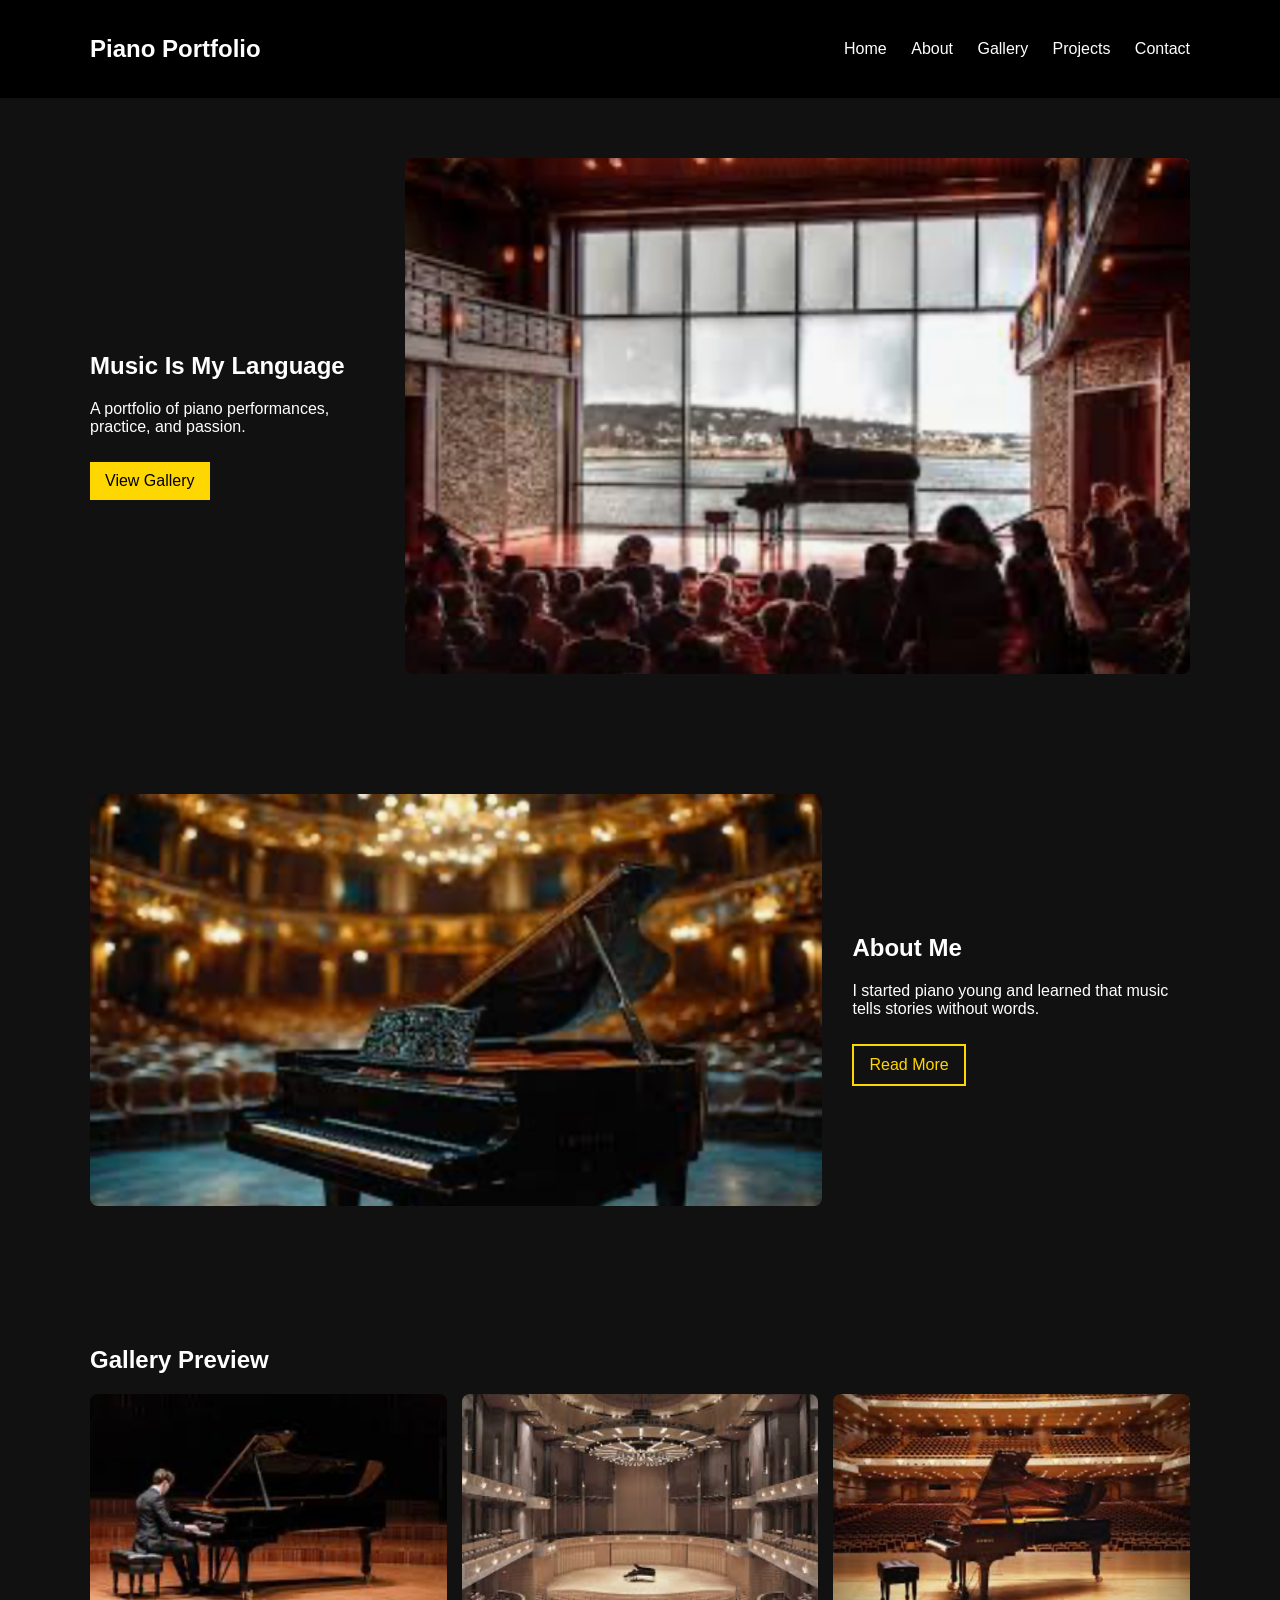
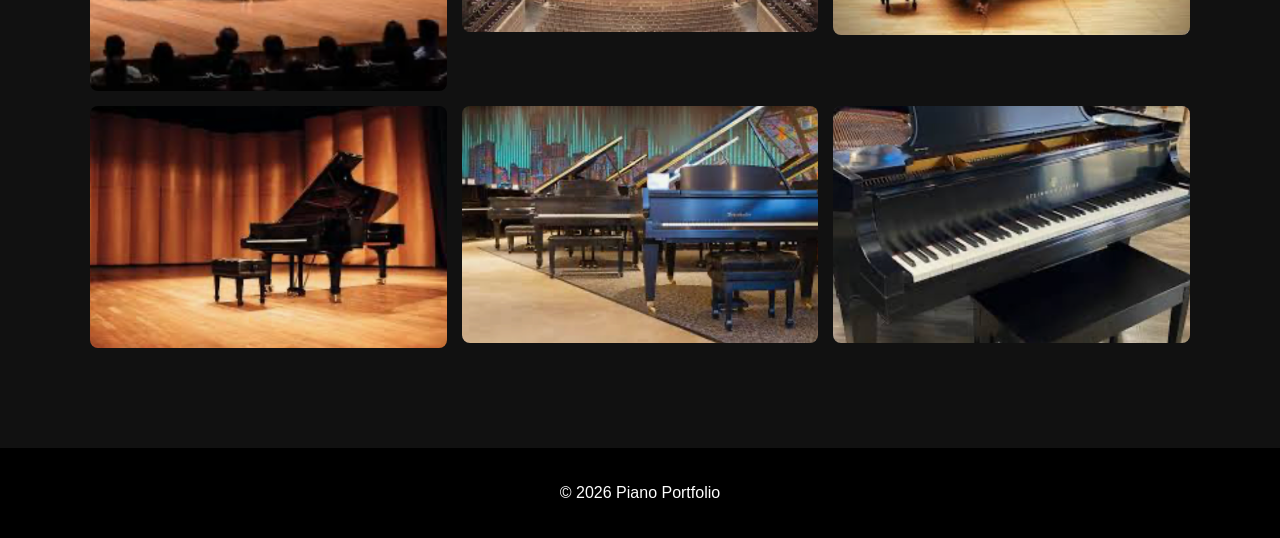
<file: index.html>
<!DOCTYPE html>
<html lang="en">
<head>
  <meta charset="UTF-8">
  <title>Piano Portfolio | Home</title>
  <meta name="viewport" content="width=device-width, initial-scale=1.0">
  <link rel="stylesheet" href="style.css">
</head>
<body>

<header>
  <div class="container nav">
    <h2 class="logo">Piano Portfolio</h2>
    <nav>
      <a href="index.html">Home</a>
      <a href="about.html">About</a>
      <a href="gallery.html">Gallery</a>
      <a href="projects.html">Projects</a>
      <a href="contact.html">Contact</a>
    </nav>
  </div>
</header>

<section class="hero">
  <div class="container hero-content">
    <div>
      <h1>Music Is My Language</h1>
      <p>A portfolio of piano performances, practice, and passion.</p>
      <a class="btn" href="gallery.html">View Gallery</a>
    </div>
    <img src="images/img13.png" alt="Hero Piano">
  </div>
</section>

<section class="section">
  <div class="container two-col">
    <img src="images/img12.png" alt="About Preview">
    <div>
      <h2>About Me</h2>
      <p>I started piano young and learned that music tells stories without words.</p>
      <a class="btn-outline" href="about.html">Read More</a>
    </div>
  </div>
</section>

<section class="section">
  <div class="container">
    <h2>Gallery Preview</h2>
    <div class="grid-3">
      <img src="images/img1.png" alt="">
      <img src="images/img2.png" alt="">
      <img src="images/img3.png" alt="">
      <img src="images/img4.png" alt="">
      <img src="images/img5.png" alt="">
      <img src="images/img6.png" alt="">
    </div>
  </div>
</section>

<footer>
  <p>© 2026 Piano Portfolio</p>
</footer>

</body>
</html>
</file>
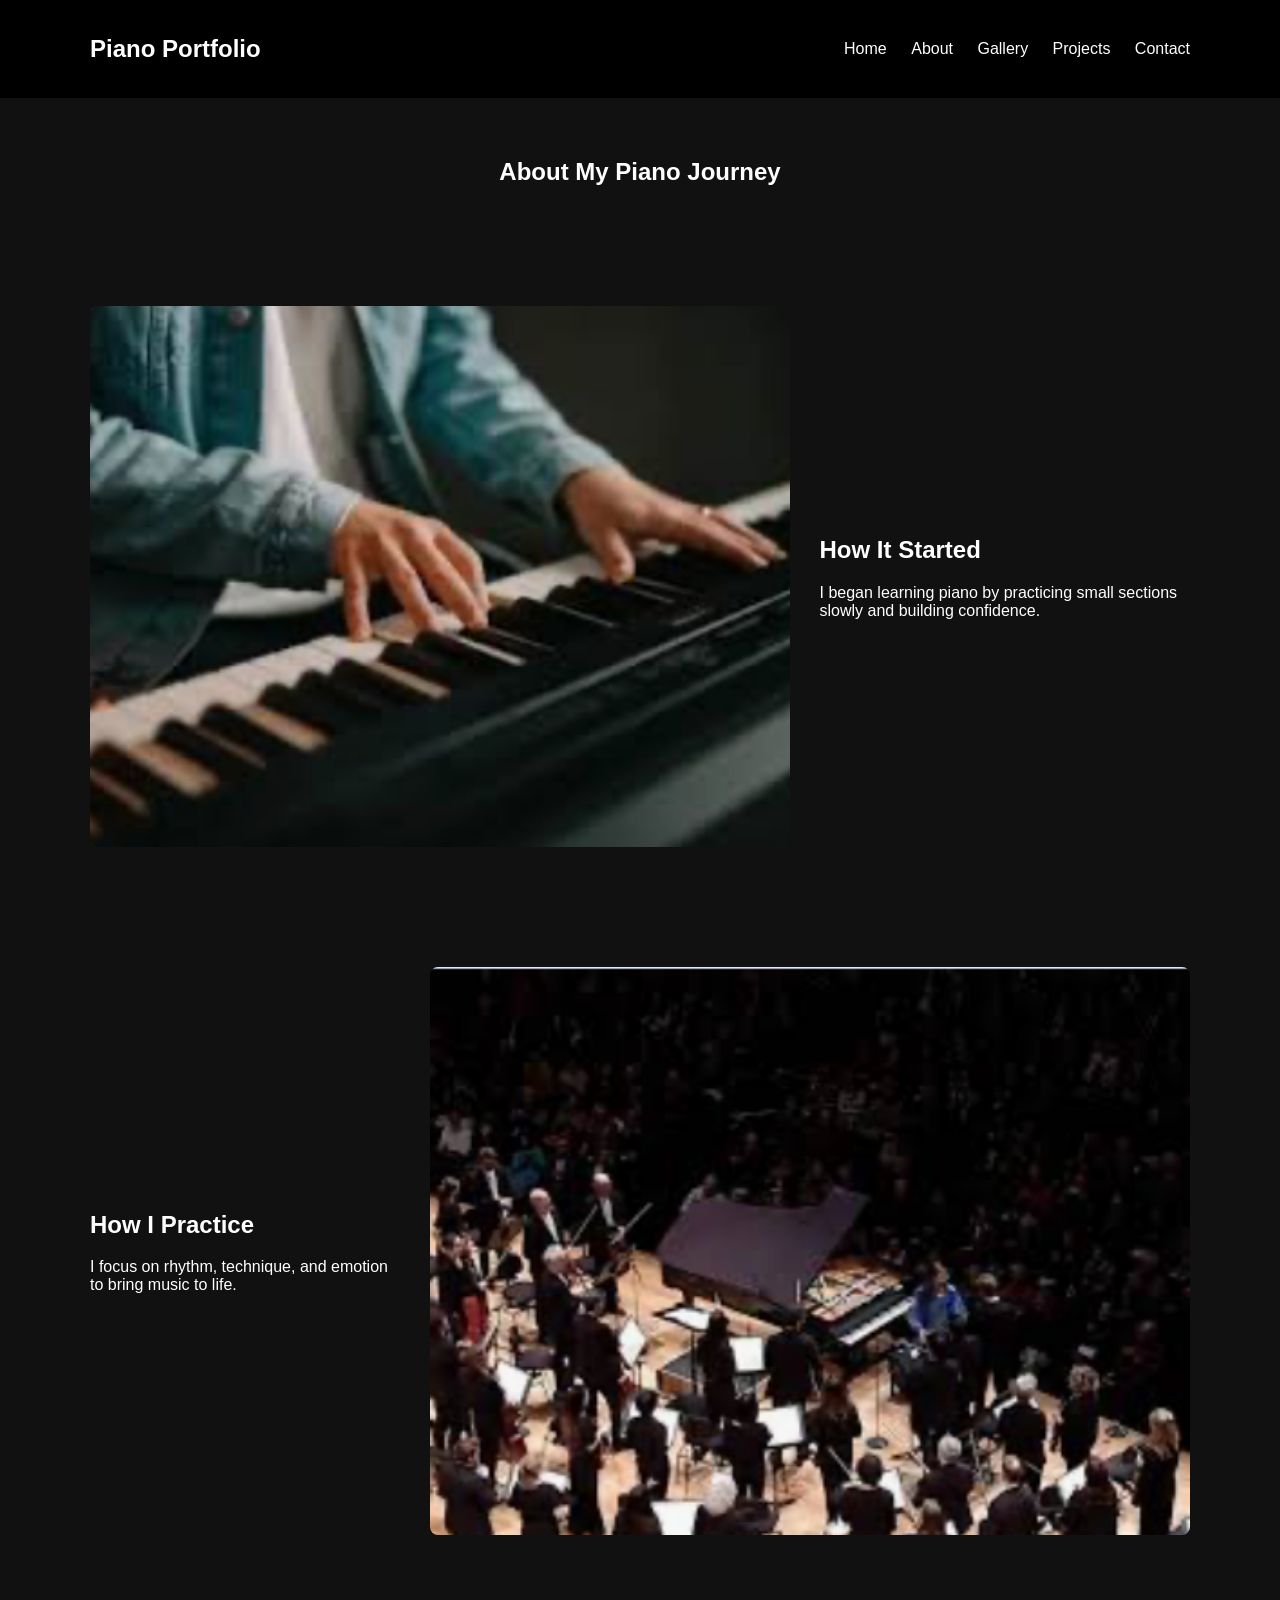
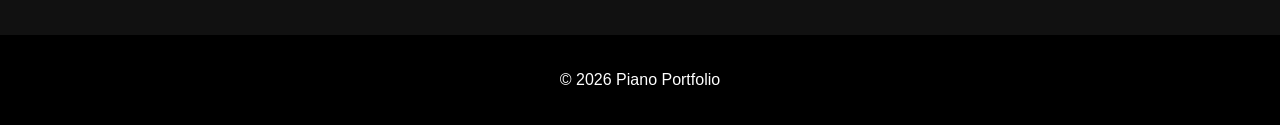
<file: about.html>
<!DOCTYPE html>
<html lang="en">
<head>
  <meta charset="UTF-8">
  <title>About | Piano Portfolio</title>
  <meta name="viewport" content="width=device-width, initial-scale=1.0">
  <link rel="stylesheet" href="style.css">
</head>
<body>

<header>
  <div class="container nav">
    <h2 class="logo">Piano Portfolio</h2>
    <nav>
      <a href="index.html">Home</a>
      <a href="about.html">About</a>
      <a href="gallery.html">Gallery</a>
      <a href="projects.html">Projects</a>
      <a href="contact.html">Contact</a>
    </nav>
  </div>
</header>

<section class="page-title">
  <h1>About My Piano Journey</h1>
</section>

<section class="section">
  <div class="container two-col">
    <img src="images/img10.png" alt="">
    <div>
      <h2>How It Started</h2>
      <p>I began learning piano by practicing small sections slowly and building confidence.</p>
    </div>
  </div>
</section>

<section class="section">
  <div class="container two-col reverse">
    <img src="images/img9.png" alt="">
    <div>
      <h2>How I Practice</h2>
      <p>I focus on rhythm, technique, and emotion to bring music to life.</p>
    </div>
  </div>
</section>

<footer>
  <p>© 2026 Piano Portfolio</p>
</footer>

</body>
</html>
</file>
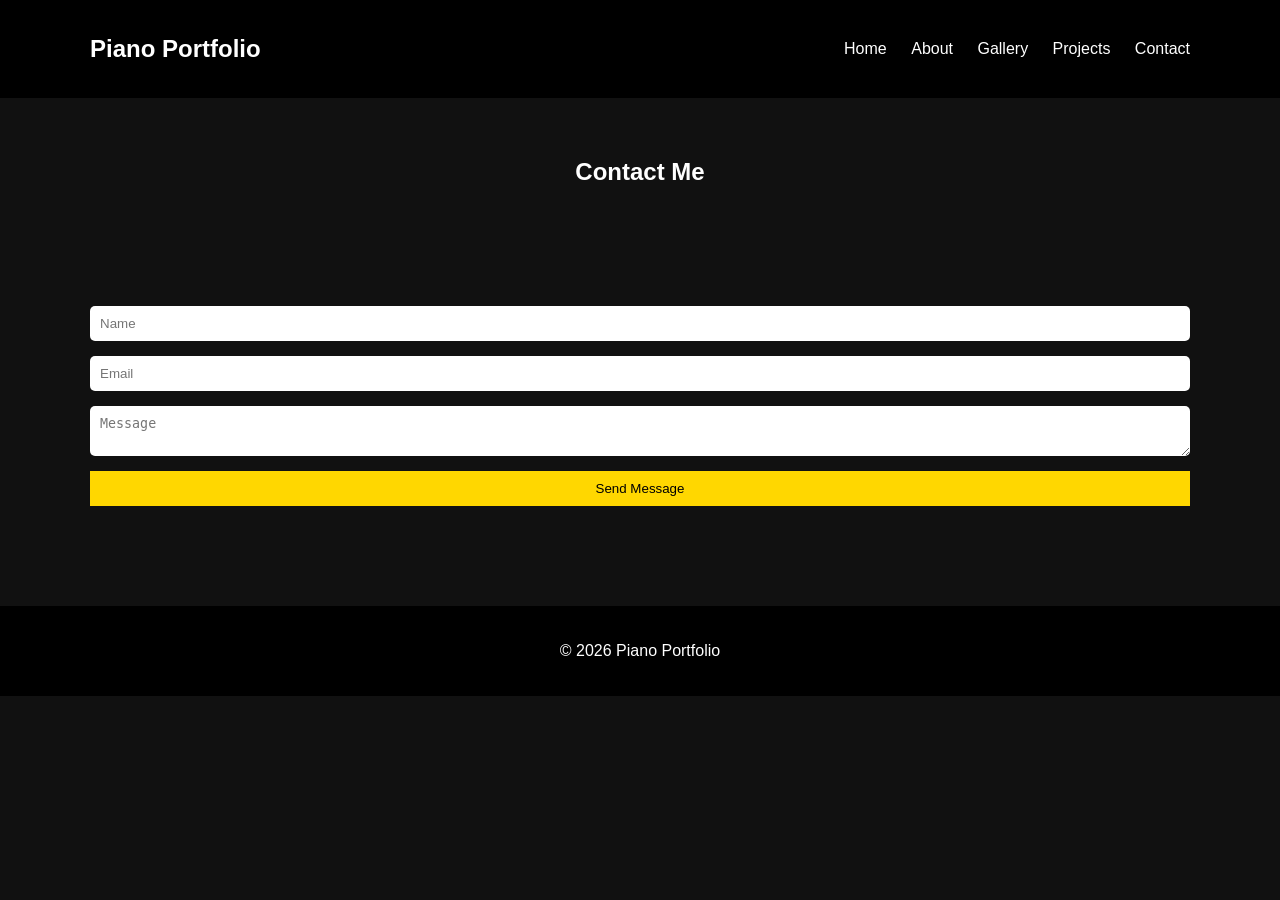
<file: contact.html>
<!DOCTYPE html>
<html lang="en">
<head>
  <meta charset="UTF-8">
  <title>Contact | Piano Portfolio</title>
  <meta name="viewport" content="width=device-width, initial-scale=1.0">
  <link rel="stylesheet" href="style.css">
</head>
<body>

<header>
  <div class="container nav">
    <h2 class="logo">Piano Portfolio</h2>
    <nav>
      <a href="index.html">Home</a>
      <a href="about.html">About</a>
      <a href="gallery.html">Gallery</a>
      <a href="projects.html">Projects</a>
      <a href="contact.html">Contact</a>
    </nav>
  </div>
</header>

<section class="page-title">
  <h1>Contact Me</h1>
</section>

<section class="section">
  <div class="container form-box">
    <form>
      <input type="text" placeholder="Name" required>
      <input type="email" placeholder="Email" required>
      <textarea placeholder="Message" required></textarea>
      <button type="submit">Send Message</button>
    </form>
  </div>
</section>

<footer>
  <p>© 2026 Piano Portfolio</p>
</footer>

</body>
</html>
</file>
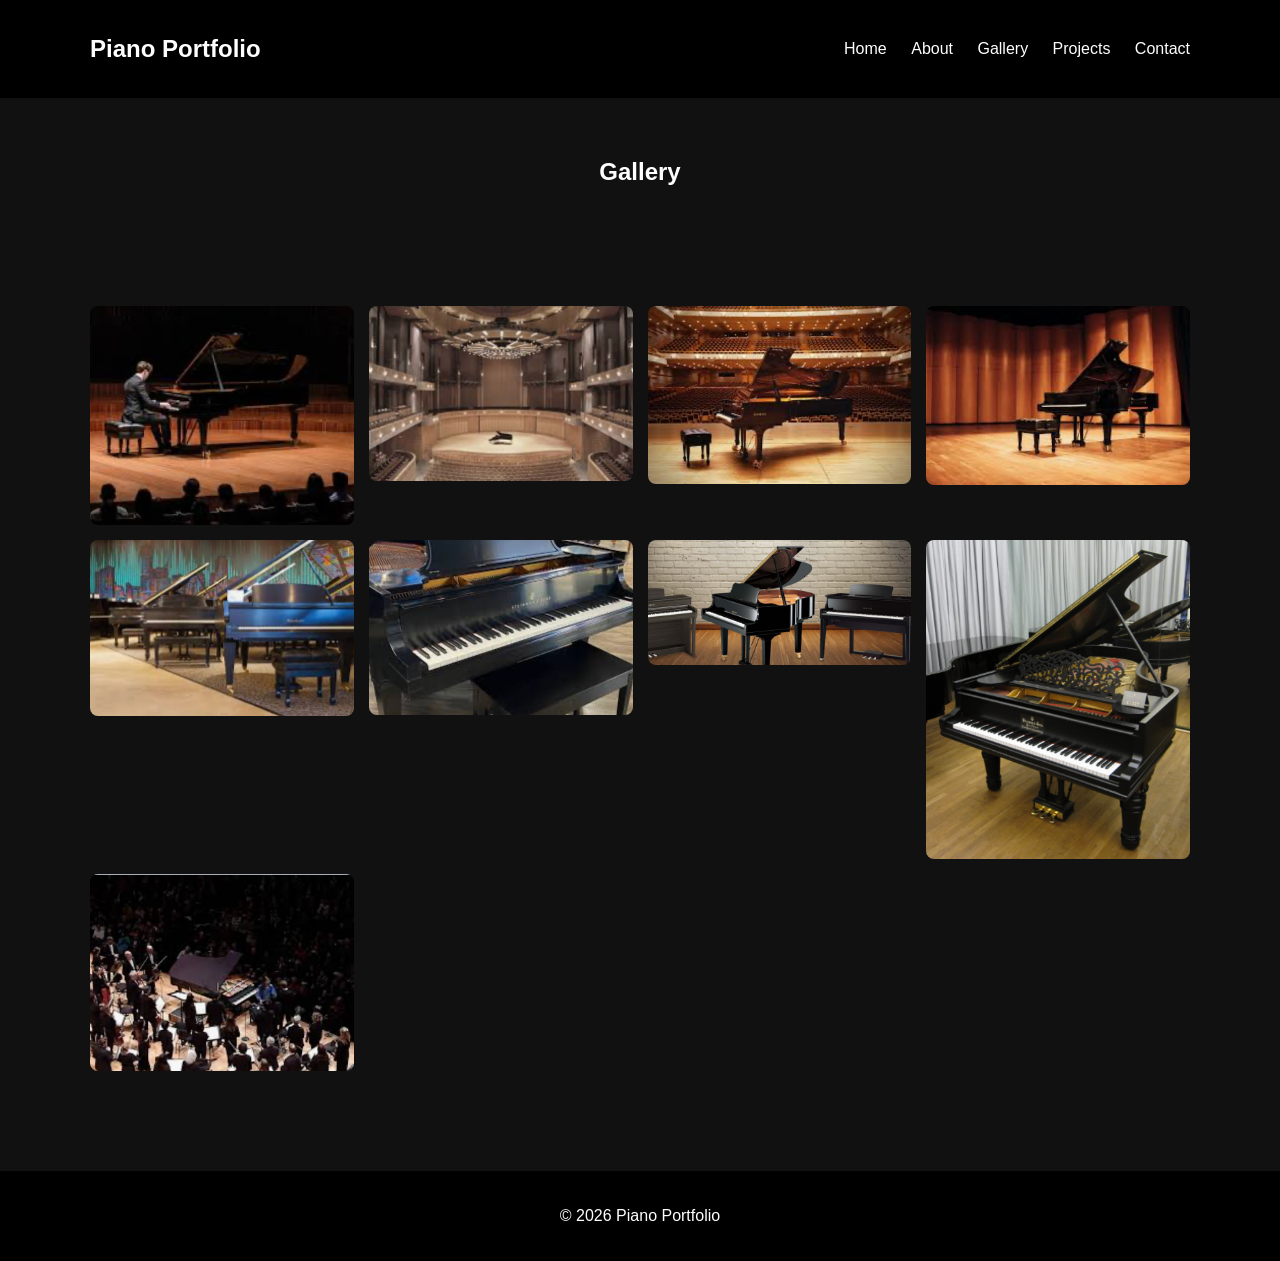
<file: gallery.html>
<!DOCTYPE html>
<html lang="en">
<head>
  <meta charset="UTF-8">
  <title>Gallery | Piano Portfolio</title>
  <meta name="viewport" content="width=device-width, initial-scale=1.0">
  <link rel="stylesheet" href="style.css">
</head>
<body>

<header>
  <div class="container nav">
    <h2 class="logo">Piano Portfolio</h2>
    <nav>
      <a href="index.html">Home</a>
      <a href="about.html">About</a>
      <a href="gallery.html">Gallery</a>
      <a href="projects.html">Projects</a>
      <a href="contact.html">Contact</a>
    </nav>
  </div>
</header>

<section class="page-title">
  <h1>Gallery</h1>
</section>

<section class="section">
  <div class="container grid-4">
    <img src="images/img1.png">
    <img src="images/img2.png">
    <img src="images/img3.png">
    <img src="images/img4.png">
    <img src="images/img5.png">
    <img src="images/img6.png">
    <img src="images/img7.png">
    <img src="images/img8.png">
    <img src="images/img9.png">
  </div>
</section>

<footer>
  <p>© 2026 Piano Portfolio</p>
</footer>

</body>
</html>
</file>
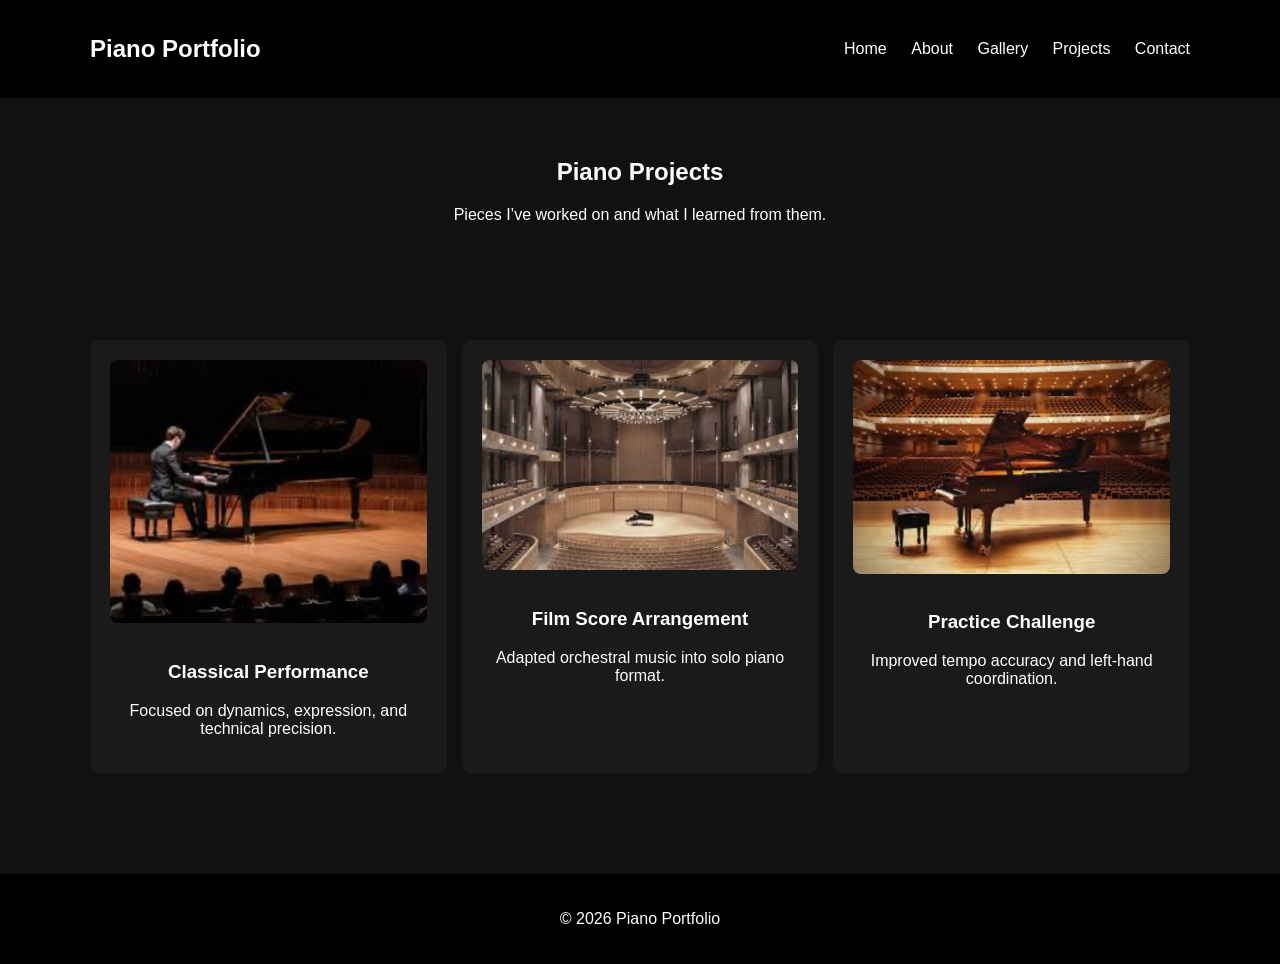
<file: projects.html>
<!DOCTYPE html>
<html lang="en">
<head>
  <meta charset="UTF-8">
  <title>Projects | Piano Portfolio</title>
  <meta name="viewport" content="width=device-width, initial-scale=1.0">
  <link rel="stylesheet" href="style.css">
</head>
<body>

<header>
  <div class="container nav">
    <h2 class="logo">Piano Portfolio</h2>
    <nav>
      <a href="index.html">Home</a>
      <a href="about.html">About</a>
      <a href="gallery.html">Gallery</a>
      <a href="projects.html">Projects</a>
      <a href="contact.html">Contact</a>
    </nav>
  </div>
</header>

<section class="page-title">
  <h1>Piano Projects</h1>
  <p>Pieces I’ve worked on and what I learned from them.</p>
</section>

<section class="section">
  <div class="container grid-3">

    <div class="project-card">
      <img src="images/img1.png" alt="Project 1">
      <h3>Classical Performance</h3>
      <p>Focused on dynamics, expression, and technical precision.</p>
    </div>

    <div class="project-card">
      <img src="images/img2.png" alt="Project 2">
      <h3>Film Score Arrangement</h3>
      <p>Adapted orchestral music into solo piano format.</p>
    </div>

    <div class="project-card">
      <img src="images/img3.png" alt="Project 3">
      <h3>Practice Challenge</h3>
      <p>Improved tempo accuracy and left-hand coordination.</p>
    </div>

  </div>
</section>

<footer>
  <p>© 2026 Piano Portfolio</p>
</footer>

</body>
</html>
</file>
<file: style.css>
body {
  margin: 0;
  font-family: Arial, sans-serif;
  background: #111;
  color: white;
}

.container {
  width: 90%;
  max-width: 1100px;
  margin: auto;
}

header {
  background: #000;
  padding: 15px 0;
}

.nav {
  display: flex;
  justify-content: space-between;
  align-items: center;
}

nav a {
  color: white;
  margin-left: 20px;
  text-decoration: none;
}

.hero {
  padding: 60px 0;
}

.hero-content {
  display: flex;
  gap: 30px;
  align-items: center;
}

.section {
  padding: 60px 0;
}

.two-col {
  display: flex;
  gap: 30px;
  align-items: center;
}

.reverse {
  flex-direction: row-reverse;
}

.grid-3 {
  display: grid;
  grid-template-columns: repeat(3, 1fr);
  gap: 15px;
}

.grid-4 {
  display: grid;
  grid-template-columns: repeat(4, 1fr);
  gap: 15px;
}

img {
  width: 100%;
  border-radius: 8px;
}

.btn {
  display: inline-block;
  padding: 10px 15px;
  background: gold;
  color: black;
  text-decoration: none;
  margin-top: 10px;
}

.btn-outline {
  display: inline-block;
  padding: 10px 15px;
  border: 2px solid gold;
  color: gold;
  text-decoration: none;
  margin-top: 10px;
}

.page-title {
  text-align: center;
  padding: 40px 0;
}

form {
  display: flex;
  flex-direction: column;
  gap: 15px;
}

input, textarea {
  padding: 10px;
  border: none;
  border-radius: 5px;
}

button {
  padding: 10px;
  background: gold;
  border: none;
  cursor: pointer;
}

footer {
  text-align: center;
  padding: 20px;
  background: #000;
  margin-top: 40px;
}

/* Responsive */
@media (max-width: 768px) {
  .hero-content,
  .two-col {
    flex-direction: column;
  }

  .grid-3 {
    grid-template-columns: repeat(2, 1fr);
  }

  .grid-4 {
    grid-template-columns: repeat(2, 1fr);
  }
}
.project-card {
  background: #1a1a1a;
  padding: 20px;
  border-radius: 10px;
  text-align: center;
}

.project-card img {
  margin-bottom: 15px;
}
</file>
